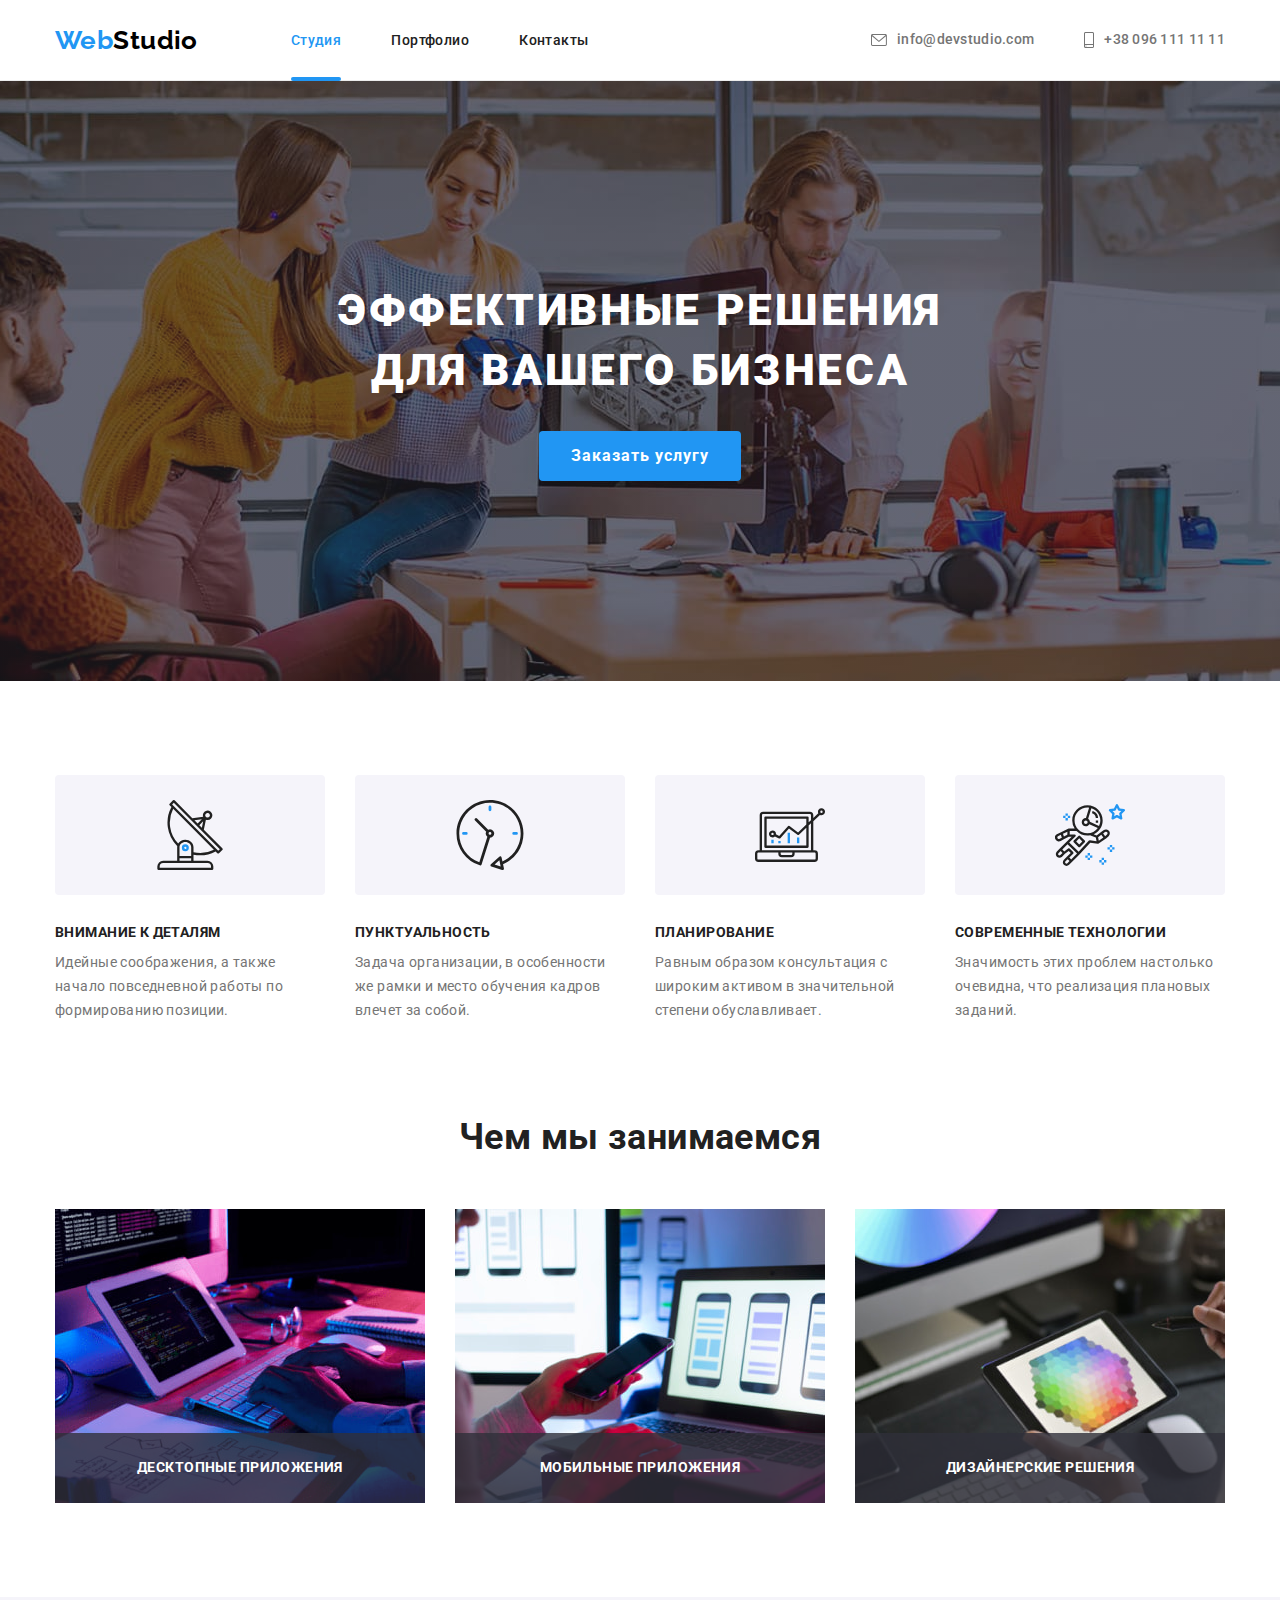
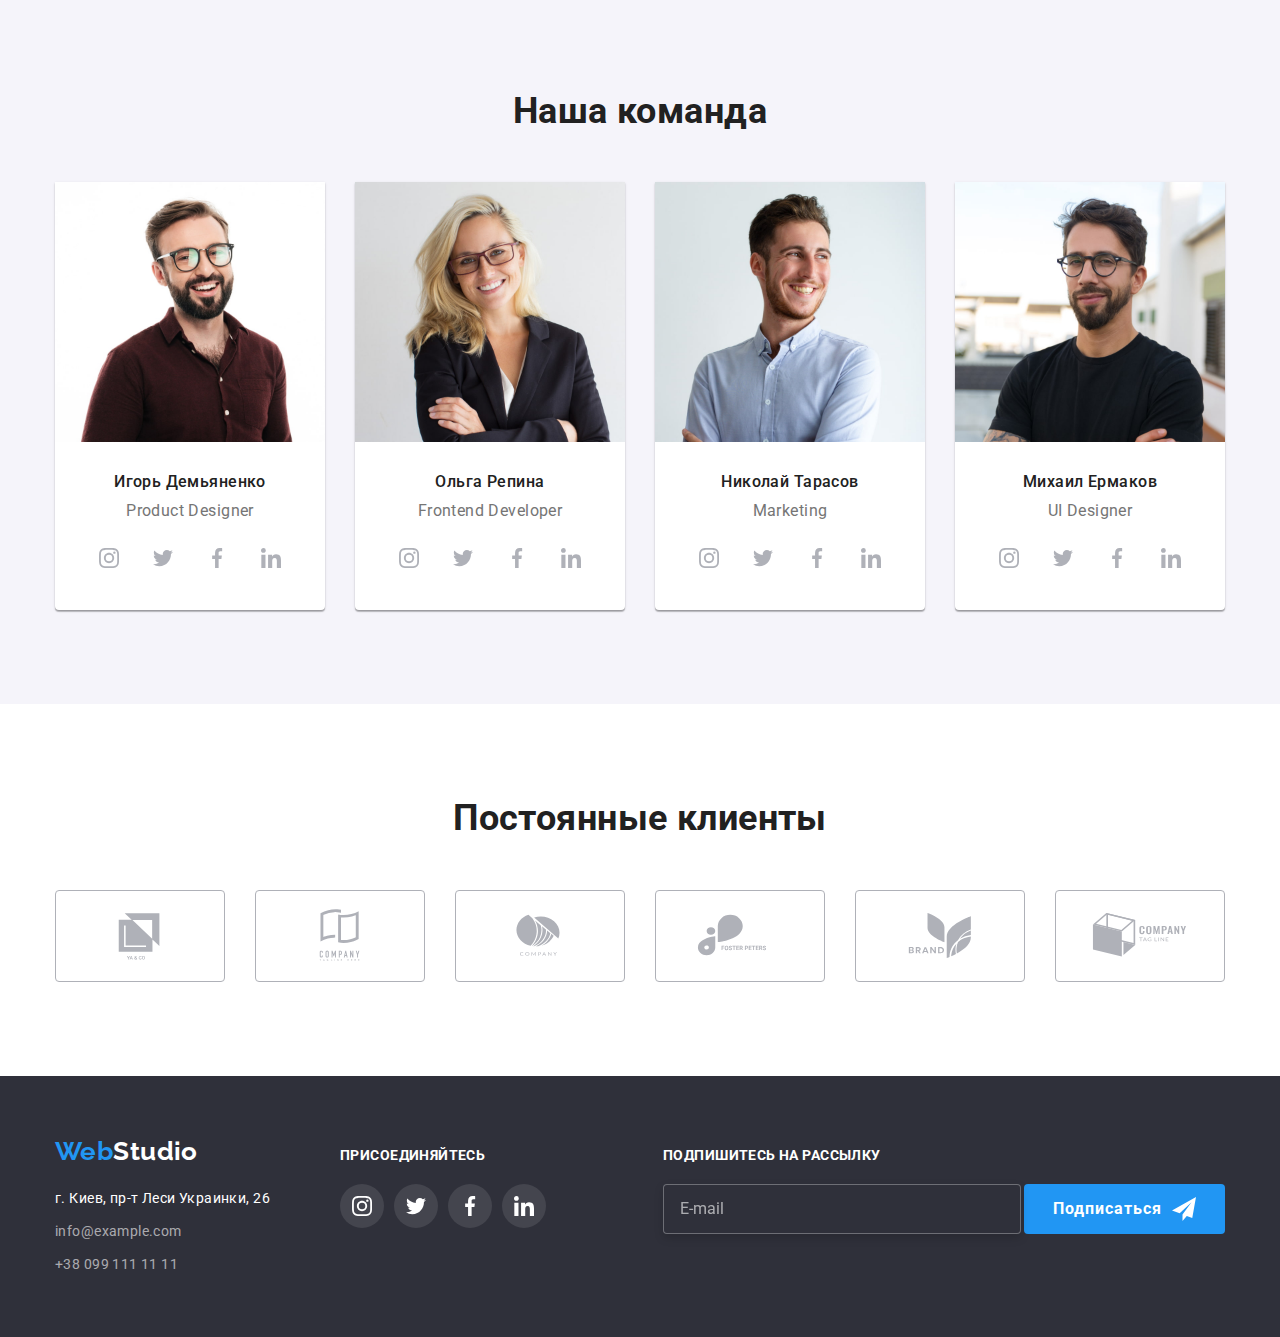
<file: index.html>
<!DOCTYPE html>
<html lang="ru">
  <head>
    <meta charset="UTF-8" />
    <meta http-equiv="X-UA-Compatible" content="IE=edge" />
    <meta name="viewport" content="width=device-width, initial-scale=1.0" />
    <link rel="preconnect" href="https://fonts.googleapis.com" />
    <link rel="preconnect" href="https://fonts.gstatic.com" crossorigin />
    <link
      href="https://fonts.googleapis.com/css2?family=Raleway:wght@700&family=Roboto:wght@400;500;700;900&display=swap"
      rel="stylesheet"/>
    <title>Студия</title>
    <link rel="stylesheet" href="./css/modern-normalize.css">
    <link rel="stylesheet" href="./css/styles.css" />
  </head>
  <body>
    <header class="header">
      <div class="container about-container">
        <nav class="menu-nav">
            <a href="./index.html" class="logo"> Web<span class="logo-text">Studio</span></a>
          <ul class="site-nav list">        
            <li class="site-nav-item"><a href="./index.html" class="site-link link current">Студия</a></li>
            <li class="site-nav-item"><a href="./portfolio.html" class="site-link link">Портфолио</a></li>
            <li class="site-nav-item"><a href="#" class="site-link link">Контакты</a></li>
          </ul>      
        </nav>
        <ul class="out-nav list">
          <li class="out-nav-item">
            <a href="mailto:info@devstudio.com" class="out-link link">
              <svg class="out-nav-icon" width="16" height="12">
               <use href="./img/icons.svg#icon-envelope" ></use>
              </svg>
              info@devstudio.com</a>
          </li>
          <li class="out-nav-item">
            <a href="tel:+380961111111" class="out-link link">
              <svg class="out-nav-icon" width="10" height="16">
               <use href="./img/icons.svg#icon-smartphone" ></use>
              </svg>
              +38 096 111 11 11</a></li>
        </ul>
      </div>
    </header>
    <main>
     
      <section class="hero">
        <div class="container">
        <h1 class="hero-title">Эффективные решения для вашего бизнеса</h1>
        <button title="button" class="hero-btn" data-modal-open>Заказать услугу</button>
        </div>
      </section>
      <section class="feature section">
        <div class="container">
          <h2 class="section-title visually-hidden">Особенности</h2>
          <ul class="feature-list list">
            <li class="feature-item">
              <div class="feature-icon">
                <svg width="70" height="70">
                  <use href="./img/icons.svg#icon-antenna" ></use>
                </svg>  
              </div>          
              <h3 class="feature-title">Внимание к деталям</h3>
              <p class="feature-descr">Идейные соображения, а также начало повседневной работы по формированию позиции.</p>
            </li>
            <li class="feature-item">
              <div class="feature-icon">
                <svg width="70" height="70">
                  <use href="./img/icons.svg#icon-clock"></use>
                </svg>  
              </div>  
              <h3 class="feature-title">Пунктуальность</h3>
              <p class="feature-descr">Задача организации, в особенности же рамки и место обучения кадров влечет за собой.</p>
            </li>
            <li class="feature-item">
              <div class="feature-icon">
                <svg width="70" height="70">
                  <use href="./img/icons.svg#icon-diagram"></use>
                </svg>  
              </div>  
              <h3 class="feature-title">Планирование</h3>
              <p class="feature-descr">Равным образом консультация с широким активом в значительной степени обуславливает.</p>
            </li>
            <li class="feature-item">
              <div class="feature-icon">
                <svg width="70" height="70">
                  <use href="./img/icons.svg#icon-astronaut"></use>
                </svg>  
              </div>  
              <h3 class="feature-title">Современные технологии</h3>
              <p class="feature-descr">Значимость этих проблем настолько очевидна, что реализация плановых заданий.</p>
            </li>
          </ul>
        </div>
      </section>
      
      <section class="work section">
        <div class="container">
        <h2 class="section-title">Чем мы занимаемся</h2>
          <ul class="work-list list">
            <li class="work-item">
              <img src="./img/box/img-box1.jpg" alt="Разработка структуры сайта" width="370" height="294px"/>
              <p class="work-text">Десктопные приложения</p>
            </li>
            <li class="work-item">
              <img src="./img/box/img-box2.jpg" alt="адаптация" width="370" />
              <p class="work-text">Мобильные приложения</p>
            </li>
            <li class="work-item">
              <img src="./img/box/img-box3.jpg" alt="внешний интерфейс" width="370" />
              <p class="work-text">Дизайнерские решения</p>
            </li>
          </ul>
        </div>
      </section>
      <section class="team section">
        <div class="container">
          <h2 class="section-title">Наша команда</h2>
          <ul class="team-list list">
            <li class="team-item">
              <img src="./img/team/img-1.jpg" alt="Product Designer" width="270" />
              <div class="team-text">
                <h3 class="team-name">Игорь Демьяненко</h3>
                <p class="team-descr">Product Designer</p>
                <ul class="team-social list">
                  <li class="social-item">
                    <a href="#" class="social-link link">
                    <svg class="social-icon">
                      <use href="./img/icons.svg#icon-instagram"></use>
                    </svg>
                    </a>
                  </li>
                  <li class="social-item">
                    <a href="#" class="social-link link">
                    <svg class="social-icon">
                      <use href="./img/icons.svg#icon-twitter"></use>
                    </svg>
                    </a>
                  </li>
                  <li class="social-item">
                    <a href="#" class="social-link link">
                    <svg class="social-icon">
                      <use href="./img/icons.svg#icon-facebook"></use>
                    </svg>
                    </a>
                  </li>
                  <li class="social-item">
                    <a href="#" class="social-link link">
                    <svg class="social-icon">
                      <use href="./img/icons.svg#icon-linkedin"></use>
                    </svg>
                    </a>
                  </li>
                </ul>
              </div>
            </li>
            <li class="team-item">
              <img src="./img/team/img-2.jpg" alt="Frontend Developer" width="270" />
              <div class="team-text">
                <h3 class="team-name">Ольга Репина</h3>
                <p class="team-descr">Frontend Developer</p>
                <ul class="team-social list">
                  <li class="social-item">
                    <a href="#" class="social-link link">
                    <svg class="social-icon">
                      <use href="./img/icons.svg#icon-instagram"></use>
                    </svg>
                    </a>
                  </li>
                  <li class="social-item">
                    <a href="#" class="social-link link">
                    <svg class="social-icon">
                      <use href="./img/icons.svg#icon-twitter"></use>
                    </svg>
                    </a>
                  </li>
                  <li class="social-item">
                    <a href="#" class="social-link link">
                    <svg class="social-icon">
                      <use href="./img/icons.svg#icon-facebook"></use>
                    </svg>
                    </a>
                  </li>
                  <li class="social-item">
                    <a href="#" class="social-link link">
                    <svg class="social-icon">
                      <use href="./img/icons.svg#icon-linkedin"></use>
                    </svg>
                    </a>
                  </li>
                </ul>
              </div>
            </li>
            <li class="team-item">
              <img src="./img/team/img-3.jpg" alt="Marketing" width="270" />
              <div class="team-text">
                <h3 class="team-name">Николай Тарасов</h3>
                <p class="team-descr">Marketing</p>
                <ul class="team-social list">
                <li class="social-item">
                  <a href="#" class="social-link link">
                  <svg class="social-icon">
                    <use href="./img/icons.svg#icon-instagram"></use>
                  </svg>
                  </a>
                </li>
                <li class="social-item">
                  <a href="#" class="social-link link">
                  <svg class="social-icon">
                    <use href="./img/icons.svg#icon-twitter"></use>
                  </svg>
                  </a>
                </li>
                <li class="social-item">
                  <a href="#" class="social-link link">
                  <svg class="social-icon">
                    <use href="./img/icons.svg#icon-facebook"></use>
                  </svg>
                  </a>
                </li>
                <li class="social-item">
                  <a href="#" class="social-link link">
                  <svg class="social-icon">
                    <use href="./img/icons.svg#icon-linkedin"></use>
                  </svg>
                  </a>
                </li>
              </ul>
              </div>
            </li>
            <li class="team-item">
              <img src="./img/team/img-4.jpg" alt="UI Designer" width="270" />
              <div class="team-text">
                <h3 class="team-name">Михаил Ермаков</h3>
                <p class="team-descr">UI Designer</p>
                <ul class="team-social list">
                  <li class="social-item">
                    <a href="#" class="social-link link">
                    <svg class="social-icon">
                      <use href="./img/icons.svg#icon-instagram"></use>
                    </svg>
                    </a>
                  </li>
                  <li class="social-item">
                    <a href="#" class="social-link link">
                    <svg class="social-icon">
                      <use href="./img/icons.svg#icon-twitter"></use>
                    </svg>
                    </a>
                  </li>
                  <li class="social-item">
                    <a href="#" class="social-link link">
                    <svg class="social-icon">
                      <use href="./img/icons.svg#icon-facebook"></use>
                    </svg>
                    </a>
                  </li>
                  <li class="social-item">
                    <a href="#" class="social-link link">
                    <svg class="social-icon">
                      <use href="./img/icons.svg#icon-linkedin"></use>
                    </svg>
                    </a>
                  </li>
                </ul>
              </div>
            </li>
          </ul>
        </div>
      </section>
    <section class="client section">
      <div class="container">
        <h2 class="section-title">Постоянные клиенты</h2>
        <ul class="client-list list">
          <li class="client-item">
            <a href="#" class="client-link">
              <svg class="client-icon">
                <use href="./img/icons.svg#icon-client-1"></use>
              </svg>
            </a>
          </li>
          <li class="client-item">
            <a href="#" class="client-link">
              <svg class="client-icon">
                <use href="./img/icons.svg#icon-client-2"></use>
              </svg>
            </a>
          </li>
          <li class="client-item">
            <a href="#" class="client-link">
              <svg class="client-icon">
                <use href="./img/icons.svg#icon-client-3"></use>
              </svg>
            </a>
          </li>
          <li class="client-item">
            <a href="#" class="client-link">
              <svg class="client-icon">
                <use href="./img/icons.svg#icon-client-4"></use>
              </svg>
            </a>
          </li>
          <li class="client-item">
            <a href="#" class="client-link">
              <svg class="client-icon">
                <use href="./img/icons.svg#icon-client-5"></use>
              </svg>
            </a>
          </li>
          <li class="client-item">
            <a href="#" class="client-link">
              <svg class="client-icon">
                <use href="./img/icons.svg#icon-client-6"></use>
              </svg>
            </a>
          </li>
        </ul>
      </div>
    </section>
    </main>
    <footer class="footer">
      <div class="container ">
        <div>
          <a href="./index.html" class="logo"> Web<span class="footer-text">Studio</span></a>
          <address>
            <ul class="addres list">
              <li class="addres-item"><a href="https://goo.gl/maps/YC8JhcxrnrDwgEbE9" target="_blank" rel="noopener nofollow noreferrer" class="addres-link">г. Киев, пр-т Леси Украинки, 26</a></li>
              <li class="addres-item"><a href="mailto:info@example.com" class="link">info@example.com</a></li>
              <li class="addres-item"><a href="tel:+380991111111" class="link">+38 099 111 11 11</a></li>
            </ul>
          </address>
        </div>
        <div class="footer-social">
          <p class="footer-title">Присоединяйтесь</p>
          <ul class="social-list list">
            <li class="social-item">
              <a href="#" class="social-link link">
                <svg class="social-icon">
                  <use href="./img/icons.svg#icon-instagram"></use>
                </svg>
              </a>
            </li>
            <li class="social-item">
              <a href="#" class="social-link link">
                <svg class="social-icon">
                  <use href="./img/icons.svg#icon-twitter"></use>
                </svg>
              </a>
            </li>
            <li class="social-item">
              <a href="#" class="social-link link">
                <svg class="social-icon">
                  <use href="./img/icons.svg#icon-facebook"></use>
                </svg>
              </a>
            </li>
            <li class="social-item">
              <a href="#" class="social-link link">
                <svg class="social-icon">
                  <use href="./img/icons.svg#icon-linkedin"></use>
                </svg>
              </a>
            </li>
          </ul>
        </div>
        <div class="footer-subscription">
          <p class="footer-title">Подпишитесь на рассылку</p>
          <form class="footer-form">
            <input class="footer-input" type="email" name="mail" placeholder="E-mail" required>
            <button type="submit" class="footer-btn">
              Подписаться
              <svg class="send-icon">
                <use href="./img/icons.svg#icon-send"></use>
              </svg>
            </button>
          </form>
        </div>
      </div>
    </footer>
  <div class="backdrop is-hidden" data-modal>
    <div class="modal">
      <button type="button" class="modal-close" data-modal-close>
        <svg class="close-icon" width="18" height="18">
          <use href="./img/icons.svg#icon-close"></use>
        </svg>
      </button>
       <form class="request-form"> 
        <p class="request-title">Оставьте свои данные, мы вам перезвоним</p>
        
        <label class="request-field">
          <span class="request-descr">Имя</span> 
          <input class="request-input" type="text" name="name" required>
          <svg class="request-icon" width="18" height="18">
            <use href="./img/icons.svg#icon-person"></use>
          </svg>
        </label>
        
        <label class="request-field">
          <span class="request-descr">Телефон</span> 
          <input class="request-input" type="tel" name="tel" required>
          <svg class="request-icon" width="18" height="18">
            <use href="./img/icons.svg#icon-phone"></use>
          </svg>
        </label>

        <label class="request-field">
          <span class="request-descr">Почта</span> 
          <input class="request-input" type="email" name="mail" required>
          <svg class="request-icon" width="18" height="18">
            <use href="./img/icons.svg#icon-email"></use>
          </svg>
        </label>

        <label class="request-field">
          <span class="request-descr">Комментарии</span> 
          <textarea class="request-comment" name="comment" rows="10" placeholder="Введите текст"></textarea>
        </label>

        <label class="request-check">
          <input class="checkbox visually-hidden" type="checkbox" name="check" value="check"  required>
          <span class="custom-check">
            <svg class="check-icon" width="16" height="15">
              <use href="./img/icons.svg#icon-check"></use>
            </svg>
          </span>
          <span class="check-text">
            Соглашаюсь с рассылкой и принимаю 
            <a href="#" class="request-link">Условия договора</a> 
          </span>
        </label>

        <button type="submit" class="request-btn">Отправить</button>
      </form>
    </div>
    </div>
  <script src="./js/modal.js"></script>
  </body>
</html>
</file>
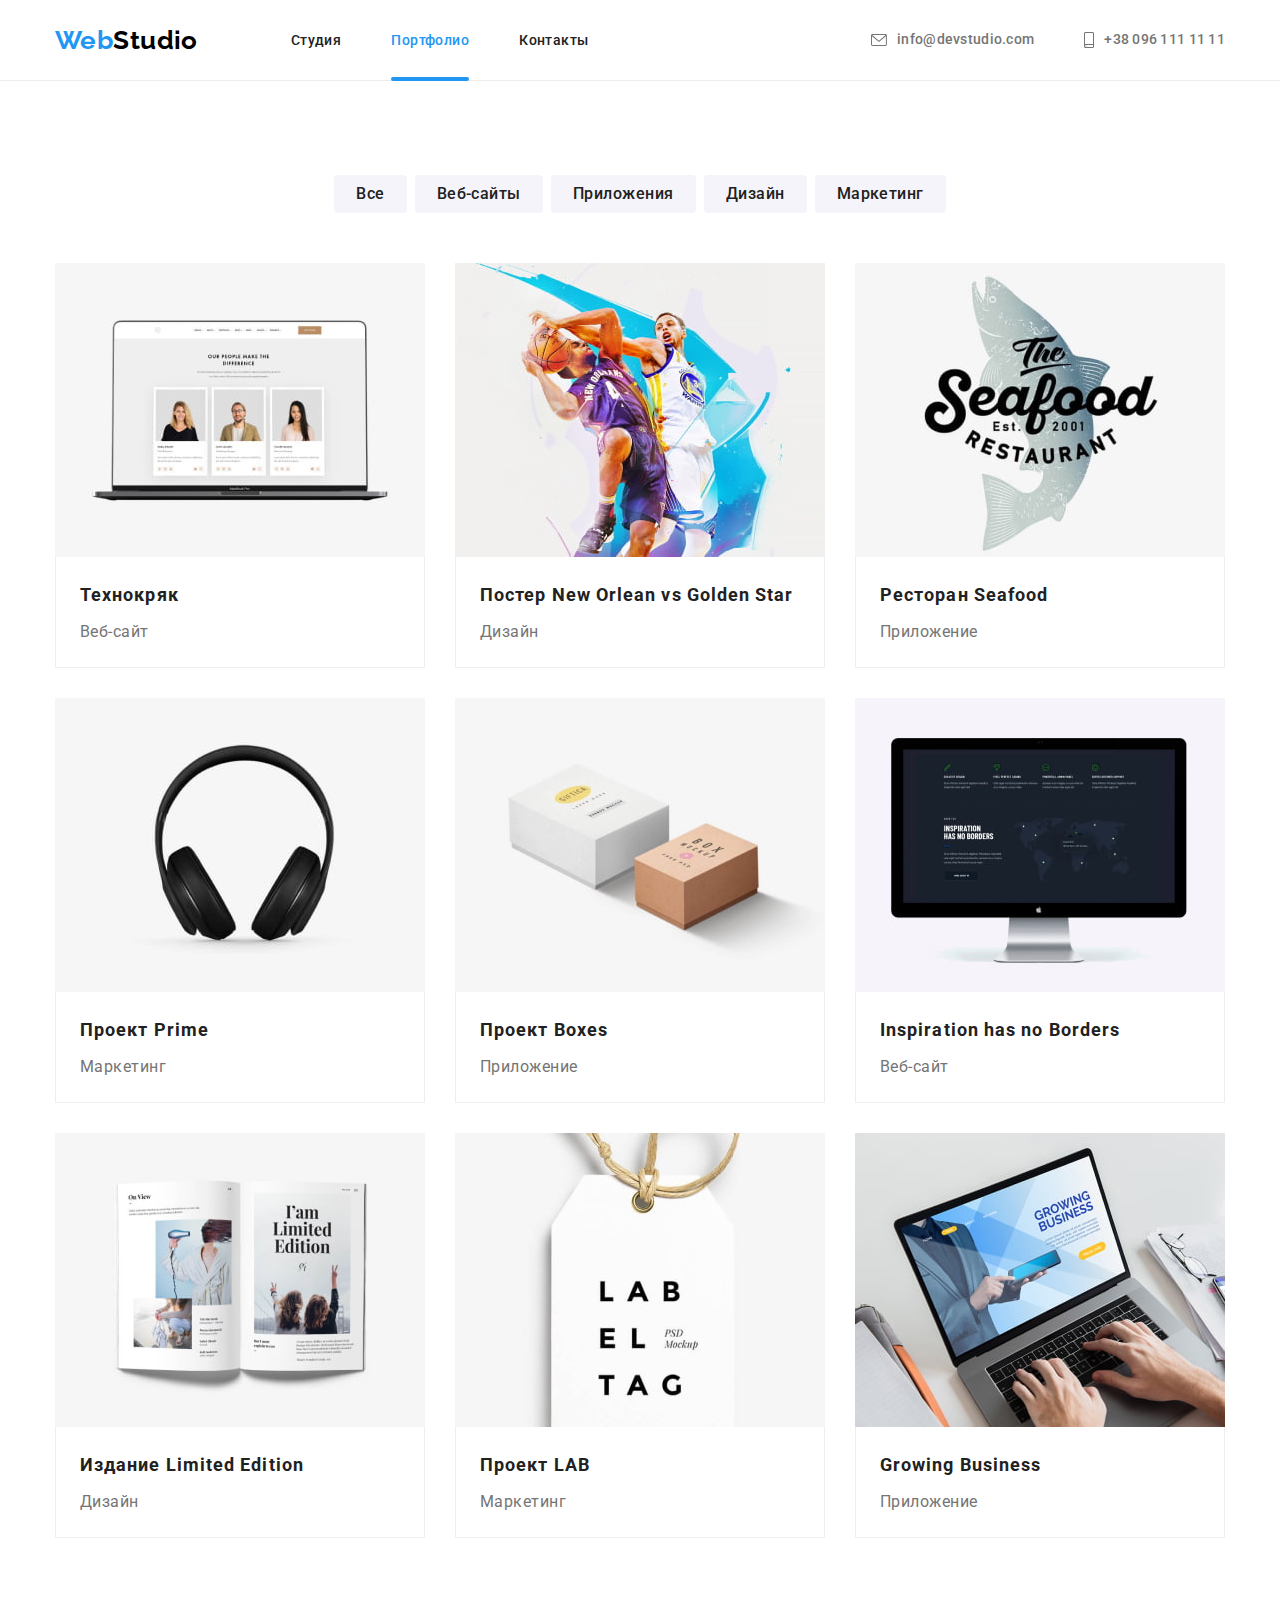
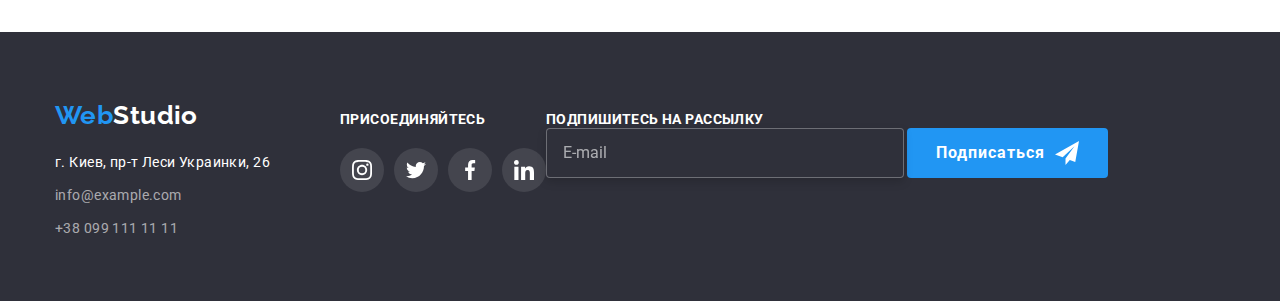
<file: portfolio.html>
<!DOCTYPE html>
<html lang="ru">
  <head>
    <meta charset="UTF-8" />
    <meta http-equiv="X-UA-Compatible" content="IE=edge" />
    <meta name="viewport" content="width=device-width, initial-scale=1.0" />
    <link rel="preconnect" href="https://fonts.googleapis.com" />
    <link rel="preconnect" href="https://fonts.gstatic.com" crossorigin />
    <link
      href="https://fonts.googleapis.com/css2?family=Raleway:wght@700&family=Roboto:wght@400;500;700;900&display=swap"
      rel="stylesheet"/>
    <title>Портфолио</title>
    <link rel="stylesheet" href="./css/modern-normalize.css">
    <link rel="stylesheet" href="./css/styles.css" />
  </head>
  <body>
     <header class="header">
      <div class="container about-container">
        <nav class="menu-nav">
            <a href="./index.html" class="logo"> Web<span class="logo-text">Studio</span></a>
          <ul class="site-nav list">        
            <li class="site-nav-item"><a href="./index.html" class="site-link link">Студия</a></li>
            <li class="site-nav-item"><a href="./portfolio.html" class="site-link link current">Портфолио</a></li>
            <li class="site-nav-item"><a href="#" class="site-link link">Контакты</a></li>
          </ul>      
        </nav>
        <ul class="out-nav list">
          <li class="out-nav-item">
            <a href="mailto:info@devstudio.com" class="out-link link">
              <svg class="out-nav-icon" width="16" height="12">
               <use href="./img/icons.svg#icon-envelope" ></use>
              </svg>
              info@devstudio.com</a>
          </li>
          <li class="out-nav-item">
            <a href="tel:+380961111111" class="out-link link">
              <svg class="out-nav-icon" width="10" height="16">
               <use href="./img/icons.svg#icon-smartphone" ></use>
              </svg>
              +38 096 111 11 11</a></li>
        </ul>
      </div>
    </header>

    <main>
      <section class="section">
        <div class="container">
          <h1 class="section-title visually-hidden">Портфолио</h1>
          <ul class="filter-list list">
            <li class="filter-item"><button type="button" class="filter-btn">Все</button></li>
            <li class="filter-item"><button type="button" class="filter-btn">Веб-сайты</button></li>
            <li class="filter-item"><button type="button" class="filter-btn">Приложения</button></li>
            <li class="filter-item"><button type="button" class="filter-btn">Дизайн</button></li>
            <li class="filter-item"><button type="button" class="filter-btn">Маркетинг</button></li>
          </ul>
          <ul class="portfolio-list list">
              <li class="portfolio-item">
                <a href="#" class="portfolio-link link">
                  <div class="portfolio-thumb">
                    <img src="./img/portfolio/img-1.jpg" alt="Ноутбук с открытым сайтом" width="370" height="294">
                    <p class="card-active">Ресурс предлагает комплексные предложения с разным уровнем 
                      функционала и сервисов. Все это позволит посетителю получить исчерпывающие 
                      сведения о компании или частном лице.
                    </p>
                  </div>
                  <div class="portfolio-text">
                    <h2 class="portfolio-title" >Технокряк</h2>
                    <p class="portfolio-descr">Веб-сайт</p>
                  </div>
                </a>
              </li>
              <li class="portfolio-item">
                <a href="#" class="portfolio-link link">
                  <div class="portfolio-thumb">
                      <img src="./img/portfolio/img-2.jpg" alt="Два баскетболиста" width="370" height="294">
                      <p class="card-active">Ресурс предлагает комплексные предложения с разным уровнем 
                        функционала и сервисов. Все это позволит посетителю получить исчерпывающие 
                        сведения о компании или частном лице.
                     </p>
                  </div>
                  <div class="portfolio-text">
                    <h2 class="portfolio-title" >Постер New Orlean vs Golden Star</h2>
                    <p class="portfolio-descr">Дизайн</p>
                  </div>
                </a>
              </li>
              <li class="portfolio-item">
                <a href="#" class="portfolio-link link">
                  <div class="portfolio-thumb">
                      <img src="./img/portfolio/img-3.jpg" alt="Логотип ресторана Seafood" width="370" height="294">
                      <p class="card-active">Ресурс предлагает комплексные предложения с разным уровнем 
                        функционала и сервисов. Все это позволит посетителю получить исчерпывающие 
                        сведения о компании или частном лице.
                     </p>
                  </div>
                  <div class="portfolio-text">
                    <h2 class="portfolio-title" >Ресторан Seafood</h2>
                    <p class="portfolio-descr">Приложение</p>
                  </div>
                </a>
              </li>
              <li class="portfolio-item">
                <a href="#" class="portfolio-link link">
                  <div class="portfolio-thumb">
                      <img src="./img/portfolio/img-4.jpg" alt="Наушники" width="370" height="294">
                      <p class="card-active">Ресурс предлагает комплексные предложения с разным уровнем 
                        функционала и сервисов. Все это позволит посетителю получить исчерпывающие 
                        сведения о компании или частном лице.
                     </p>
                  </div>
                  <div class="portfolio-text">
                    <h2 class="portfolio-title" >Проект Prime</h2>
                    <p class="portfolio-descr">Маркетинг</p>
                  </div>
                </a>
              </li>
              <li class="portfolio-item">
                <a href="#" class="portfolio-link link">
                  <div class="portfolio-thumb">
                      <img src="./img/portfolio/img-5.jpg" alt="Коробки с товаром" width="370" height="294">
                      <p class="card-active">Ресурс предлагает комплексные предложения с разным уровнем 
                        функционала и сервисов. Все это позволит посетителю получить исчерпывающие 
                        сведения о компании или частном лице.
                     </p>
                  </div>
                  <div class="portfolio-text">
                    <h2 class="portfolio-title" >Проект Boxes</h2>
                    <p class="portfolio-descr">Приложение</p>
                  </div>
                </a>
              </li>
              <li class="portfolio-item">
                <a href="#" class="portfolio-link link">
                  <div class="portfolio-thumb">
                     <img src="./img/portfolio/img-6.jpg" alt="Монитор компьютера с открытым веб-сайтом" width="370" height="294">
                      <p class="card-active">Ресурс предлагает комплексные предложения с разным уровнем 
                        функционала и сервисов. Все это позволит посетителю получить исчерпывающие 
                        сведения о компании или частном лице.
                     </p>
                  </div>
                  <div class="portfolio-text">
                    <h2 lang="en" class="portfolio-title" >Inspiration has no Borders</h2>
                    <p class="portfolio-descr">Веб-сайт</p>
                  </div>
                </a>
              </li>
              <li class="portfolio-item">
                <a href="#" class="portfolio-link link">
                  <div class="portfolio-thumb">
                      <img src="./img/portfolio/img-7.jpg" alt="Открытая книга" width="370" height="294">
                      <p class="card-active">Ресурс предлагает комплексные предложения с разным уровнем 
                        функционала и сервисов. Все это позволит посетителю получить исчерпывающие 
                        сведения о компании или частном лице.
                     </p>
                  </div>
                  <div class="portfolio-text">
                    <h2 class="portfolio-title" >Издание Limited Edition</h2>
                    <p class="portfolio-descr">Дизайн</p>
                  </div>
                </a>
              </li>
              <li class="portfolio-item">
                <a href="#" class="portfolio-link link">
                  <div class="portfolio-thumb">
                      <img src="./img/portfolio/img-8.jpg" alt="Бирка с логотипом фирмы производителя" width="370" height="294">
                      <p class="card-active">Ресурс предлагает комплексные предложения с разным уровнем 
                        функционала и сервисов. Все это позволит посетителю получить исчерпывающие 
                        сведения о компании или частном лице.
                     </p>
                  </div>
                  <div class="portfolio-text">
                    <h2 class="portfolio-title" >Проект LAB</h2>
                    <p class="portfolio-descr">Маркетинг</p>
                  </div>
                </a>
              </li>
              <li class="portfolio-item">
                <a href="#" class="portfolio-link link">
                  <div class="portfolio-thumb">
                      <img src="./img/portfolio/img-9.jpg" alt="Выполнения действий в приложении на ноутбуке" width="370" height="294">
                      <p class="card-active">Ресурс предлагает комплексные предложения с разным уровнем 
                        функционала и сервисов. Все это позволит посетителю получить исчерпывающие 
                        сведения о компании или частном лице.
                     </p>
                  </div>
                  <div class="portfolio-text">
                    <h2 class="portfolio-title" lang="en">Growing Business</h2>
                    <p class="portfolio-descr">Приложение</p>
                  </div>
                </a>
              </li>
          </ul>
        </div>
      </section>
    </main>
    <footer class="footer">
      <div class="container">
        <div>
          <a href="./index.html" class="logo"> Web<span class="footer-text">Studio</span></a>
          <address>
            <ul class="addres list">
              <li class="addres-item"><a href="https://goo.gl/maps/YC8JhcxrnrDwgEbE9" target="_blank" rel="noopener nofollow noreferrer" class="addres-link">г. Киев, пр-т Леси Украинки, 26</a></li>
              <li class="addres-item"><a href="mailto:info@example.com" class="link">info@example.com</a></li>
              <li class="addres-item"><a href="tel:+380991111111" class="link">+38 099 111 11 11</a></li>
            </ul>
          </address>
        </div>
        <div class="footer-social">
          <p class="footer-title">Присоединяйтесь</p>
          <ul class="social-list list">
            <li class="social-item">
              <a href="#" class="social-link link">
                <svg class="social-icon">
                  <use href="./img/icons.svg#icon-instagram"></use>
                </svg>
              </a>
            </li>
            <li class="social-item">
              <a href="#" class="social-link link">
                <svg class="social-icon">
                  <use href="./img/icons.svg#icon-twitter"></use>
                </svg>
              </a>
            </li>
            <li class="social-item">
              <a href="#" class="social-link link">
                <svg class="social-icon">
                  <use href="./img/icons.svg#icon-facebook"></use>
                </svg>
              </a>
            </li>
            <li class="social-item">
              <a href="#" class="social-link link">
                <svg class="social-icon">
                  <use href="./img/icons.svg#icon-linkedin"></use>
                </svg>
              </a>
            </li>
          </ul>
        </div>
        <form class="footer-form">
          <p class="footer-title">Подпишитесь на рассылку</p>
          <input class="footer-input" type="email" name="mail" placeholder="E-mail" required>
          <button type="submit" class="footer-btn">
              Подписаться
               <svg class="send-icon">
                <use href="./img/icons.svg#icon-send"></use>
              </svg>
          </button>
        </form>
      </div>
    </footer>
  </body>
</html>
</file>
<file: css/styles.css>
:root {
  --primary-text-color: #757575;
  --title-text-color: #212121;
  --accent-color: #2196f3;
  --white-color: #ffffff;
  --alternative-white-color: #f5f4fa;
  --grey-fon-color: #c4c4c4;
  --border-color: #eeeeee;
  --line-color: #ececec;
  --icon-color: #afb1b8;
  --footer-color: #2f303a;
  --footer-icon: rgba(255, 255, 255, 0.1);
  --bgnd-text-color: rgba(47, 48, 58, 0.8);
  --modal-overlay-color: rgba(0, 0, 0, 0.2);
  --input-dorder-color: rgba(33, 33, 33, 0.2);

}

body {
  font-family: 'Roboto', 'Arial', 'sans-serif';
  background-color: var(--white-color);
  color: var(--primary-text-color);
  font-size: 14px;
  letter-spacing: 0.03em;
}

h1,
h2,
h3,
h4,
h5,
h6,
p {
  margin: 0;
}

img {
  display: block;
  max-width: 100%;
  height: auto;
}

.list {
  list-style: none;
  padding-left: 0;
  margin: 0;
}

.link {
  text-decoration: none;
  
}

.section {
  padding-top: 94px;
  padding-bottom: 94px;
}

.container {
  width: 1200px;
  margin: 0 auto;
  padding: 0 15px;
}
/* header */

.header {
  border-bottom: 1px solid var(--line-color);
}
.about-container {
  display: flex;
  align-items: center;
}

.menu-nav {
  display: flex;
  align-items: center;
}

.logo {
  font-family: 'Raleway';
  font-weight: 700;
  font-size: 26px;
  line-height: 1.19em;
  color: var(--accent-color);
  text-decoration: none;
}
.logo-text {
  color: #000000;
}

/* ste-nav */

.site-nav {
  display: flex;
  margin-left: 93px;
}

.site-link {
  font-weight: 500;
  color: var(--title-text-color);

  transition: color 250ms cubic-bezier(0.4, 0, 0.2, 1);  
}
.site-link:hover,
.site-link:focus {
  color: var(--accent-color);
}

.site-nav-item {
  position: relative;
}
.current {
  color: var(--accent-color);
}
.current::after {
  position: absolute;
  top: calc(100% + 29px);
  left: 0;
  content: '';
  width: 100%;
  height: 4px;
  background-color: var(--accent-color);
  border-radius: 2px;
}
.site-nav-item + .site-nav-item,
.out-nav-item + .out-nav-item {
  margin-left: 50px;
}

/* out-nav */

.out-nav {
  display: flex;
  margin-left: auto;
  padding: 32px 0;
}

.out-link {
  font-weight: 500;
  color: var(--primary-text-color);
  font-family: inherit;
  line-height: 1.14em;
  letter-spacing: 0.02em;
  display: flex;
  align-items: center;

  transition: color 250ms cubic-bezier(0.4, 0, 0.2, 1);
}

.out-nav-icon {
  fill: currentColor;
  margin-right: 10px;
}

.out-link:hover,
.out-link:focus {
  color: var(--accent-color);
}

/* main */

/* Studio */
.hero {
  max-width: 1600px;
  height: 600px;
  margin-left: auto;
  margin-right: auto;
  background-color: var(--grey-fon-color);
  background-image: linear-gradient(to right, rgba(47, 48, 58, 0.4), rgba(47, 48, 58, 0.4)),
    url(../img/hero.jpg);
  background-repeat: no-repeat;
  background-size: cover;
  background-position: center;
  padding: 200px 0;
}

.hero-title {
  font-weight: 900;
  font-size: 44px;
  line-height: 1.36em;
  text-align: center;
  letter-spacing: 0.06em;
  color: var(--white-color);
  text-transform: uppercase;
  width: 700px;
  margin: 0 auto;
}

.hero-btn {
  font-family: inherit;
  display: block;
  margin: 0 auto;
  background-color: var(--accent-color);
  border-radius: 4px;
  padding: 10px 32px;
  font-weight: 700;
  font-size: 16px;
  line-height: 1.88em;
  letter-spacing: 0.06em;
  color: var(--white-color);
  cursor: pointer;
  border-style: none;
  margin-top: 30px;

  transition: background-color 250ms cubic-bezier(0.4, 0, 0.2, 1);
}

.hero-btn:hover,
.hero-btn:focus {
  background-color: #188ce8;
}

.section-title {
  font-weight: 700;
  font-size: 36px;
  line-height: 1.16em;
  color: var(--title-text-color);
  text-align: center;
  margin-bottom: 50px;
}

/* feature */

.feature-list {
  display: flex;
}

.feature-icon {
  display: flex;
  justify-content: center;
  align-items: center;
  width: 270px;
  height: 120px;
  background-color: var(--alternative-white-color);
  border-radius: 4px;
}

.feature-item {
  width: 270px;
}

.feature-item + .feature-item {
  margin-left: 30px;
}

.feature-title {
  font-weight: 700;
  font-size: 14px;
  line-height: 1.14em;
  text-transform: uppercase;
  color: var(--title-text-color);
  margin-top: 30px;
}

.feature-descr {
  line-height: 1.71em;
  margin-top: 10px;
}

/* work */

.work {
  padding-top: 0;
}

.work-list,
.team-list {
  display: flex;
}

.work-item + .work-item,
.team-item + .team-item {
  margin-left: 30px;
}

.work-item {
  position: relative;
}

.work-text {
  display: flex;
  justify-content: center;
  align-items: center;
  position: absolute;
  width: 100%;
  height: 70px;
  left: 0;
  bottom: 0;
  font-weight: 700;
  line-height: 1.14em;
  text-transform: uppercase;
  color: var(--white-color);
  background-color: var(--bgnd-text-color);
}
/* team */

.team {
  background-color: var(--alternative-white-color);
}
.team-item {
  box-shadow: 0px 1px 3px rgba(0, 0, 0, 0.12), 0px 1px 1px rgba(0, 0, 0, 0.14),
    0px 2px 1px rgba(0, 0, 0, 0.2);
  border-radius: 0px 0px 4px 4px;
  width: 270px;
  background-color: var(--white-color);
}

.team-text {
  text-align: center;
  padding-top: 30px;
  padding-bottom: 30px;
}

.team-name {
  font-weight: 500;
  font-size: 16px;
  line-height: 1.19em;
  color: var(--title-text-color);
}

.team-descr {
  font-size: 16px;
  line-height: 1.19em;
  margin-top: 10px;
}

.team-social {
  display: flex;
  justify-content: center;
  margin-top: 16px;
}

.social-item + .social-item {
  margin-left: 10px;
}
.social-link {
  display: flex;
  align-items: center;
  justify-content: center;
  width: 44px;
  height: 44px;
  border-radius: 50%;
  color: var(--icon-color);

  transition-property: background-color, color;
  transition-duration: 250ms;
  transition-timing-function: cubic-bezier(0.4, 0, 0.2, 1);
}
.social-icon {
  width: 20px;
  height: 20px;
  fill: currentColor;
}
.social-link:hover,
.social-link:focus {
  background-color: var(--accent-color);
  color: var(--white-color);
}

/* Постоянные клиенты */

.client-list {
  display: flex;
}

.client-item + .client-item {
  margin-left: 30px;
}

.client-link {
  display: flex;
  justify-content: center;
  align-items: center;
  width: 170px;
  height: 92px;
  border: 1px solid var(--icon-color);
  border-radius: 4px;
  color: var(--icon-color);

  transition-property: background-color, color;
  transition-duration: 250ms;
  transition-timing-function: cubic-bezier(0.4, 0, 0.2, 1);

}

.client-link:hover,
.client-link:focus {
  color: var(--accent-color);
  border-color: var(--accent-color);
}

.client-icon {
  width: 106px;
  height: 60px;
  fill: currentColor;
}
/* footer */
.footer .container {
  display: flex;
  align-items: baseline;
}
.footer {
  background: var(--footer-color);
  padding: 60px 0;
}

.footer-text {
  color: var(--white-color);
}

.addres {
  font-style: normal;
  margin-top: 20px;
}

.addres-link {
  line-height: 1.71em;
  color: var(--white-color);
  color: var(--white-color);
  text-decoration: none;

  transition: color 250ms cubic-bezier(0.4, 0, 0.2, 1);
}
.addres-link:hover,
.addres-link:focus {
  color: var(--accent-color);
}

.addres .link {
  color: rgba(255, 255, 255, 0.6);
  line-height: 1.71em;

  transition: color 250ms cubic-bezier(0.4, 0, 0.2, 1);
}
.addres .link:hover,
.addres .link:focus {
  color: var(--accent-color);
}

.addres-item + .addres-item {
  margin-top: 9px;
}

.footer-social {
  margin-left: 70px;
}

.footer-title {
  font-weight: 700;
  line-height: 1.14em;
  text-transform: uppercase;
  color: var(--white-color);
}

.social-list {
  display: flex;
  justify-content: center;
  margin-top: 20px;
}
.social-list > .social-item {
  color: var(--white-color);
  border-radius: 50%;
  background-color: var(--footer-icon);
}

.social-list .social-link {
  color: var(--white-color);
}

/* footer form */

.footer-subscription {
  margin-left: auto;
}
.footer-form {
  margin-top: 20px;
}
.footer-input {
  width: 358px;
  height: 50px;
  padding-left: 16px;
  background-color: var(--footer-color);
  border: 1px solid rgba(255, 255, 255, 0.3);
  filter: drop-shadow(0px 4px 4px rgba(0, 0, 0, 0.15));
  border-radius: 4px;
  color: var(--white-color);
}

.footer-input::placeholder {
  font-size: 16px;
  line-height: 1.25em;
  color: rgba(255, 255, 255, 0.6);
}

.footer-btn {
  font-family: inherit;
  display: inline-flex;
  align-items: center;
  background-color: var(--accent-color);
  border-radius: 4px;
  padding: 10px 29px;
  font-weight: 700;
  font-size: 16px;
  line-height: 1.88em;
  letter-spacing: 0.06em;
  color: var(--white-color);
  cursor: pointer;
  border-style: none;

}


.send-icon {
  display: block;
  width: 24px;
  height: 24px;
  fill: currentColor;
  margin-left: 10px;
}
/* portfolio */

/* portfolio filter */

.filter-list {
  display: flex;
  justify-content: center;
  margin-bottom: 50px;
}
.filter-item {
  margin-left: 8px;
}
.filter-item:first-child {
  margin-left: 0;
}

.filter-btn {
  font-family: inherit;
  background-color: var(--alternative-white-color);
  font-weight: 500;
  font-size: 16px;
  line-height: 1.625em;
  letter-spacing: 0.03em;
  color: var(--title-text-color);
  padding: 6px 22px;
  border-style: none;
  border-radius: 4px;
  cursor: pointer;

  transition-property: background-color, color, box-shadow;
  transition-duration: 250ms;
  transition-timing-function: cubic-bezier(0.4, 0, 0.2, 1);

}
.filter-btn:hover,
.filter-btn:focus {
  background-color: var(--accent-color);
  color: var(--white-color);
  box-shadow: 0px 3px 1px rgba(0, 0, 0, 0.1), 0px 1px 2px rgba(0, 0, 0, 0.08),
    0px 2px 2px rgba(0, 0, 0, 0.12);
}

/* portfolio card */

.portfolio-list {
  display: flex;
  flex-wrap: wrap;
}

.portfolio-link {
  display: block;
}
.portfolio-item {
  width: 370px;
  margin-right: 30px;
  margin-bottom: 30px;
}
.portfolio-item:nth-child(3n) {
  margin-right: 0;
}
.portfolio-item:nth-last-child(-n + 3) {
  margin-bottom: 0;
}
.portfolio-text {
  padding: 20px 24px;
  border: 1px solid var(--border-color);
  border-top: none;
}
.portfolio-title {
  font-weight: 700;
  font-size: 18px;
  line-height: 2em;
  letter-spacing: 0.06em;
  color: var(--title-text-color);
  margin-bottom: 4px;
}
.portfolio-descr {
  line-height: 1.88em;
  font-family: inherit;
  font-weight: 400;
  font-size: 16px;
  letter-spacing: 0.03em;
  color: var(--primary-text-color);

  transition: box-shadow 250ms cubic-bezier(0.4, 0, 0.2, 1);
}
.portfolio-link:hover,
.portfolio-link:focus {
  box-shadow: 0px 1px 1px rgba(0, 0, 0, 0.12), 0px 4px 4px rgba(0, 0, 0, 0.06),
    1px 4px 6px rgba(0, 0, 0, 0.16);
}

.portfolio-thumb {
  position: relative;
  overflow: hidden;
}

.card-active {
  position: absolute;
  width: 100%;
  height: 100%;
  top: 0;
  left: 0;
  font-size: 18px;
  line-height: 1.56em;
  letter-spacing: 0.03em;
  padding: 63px 24px;

  color: var(--white-color);
  background-color: rgba(33, 150, 243, 0.9);
  transform: translateY(100%);
  transition: transform 250ms cubic-bezier(0.4, 0, 0.2, 1);
}

.portfolio-link:hover .card-active,
.portfolio-link:focus .card-active {
  transform: translateY(0);
}

/* модальное окно */

.backdrop {
  position: fixed;
  top: 0;
  left: 0;
  width: 100%;
  height: 100%;
  background-color: var(--modal-overlay-color);

  opacity: 1;
  visibility: visible;
  transition: opacity 250ms cubic-bezier(0.4, 0, 0.2, 1),
              visibility 250ms cubic-bezier(0.4, 0, 0.2, 1);
}

.backdrop.is-hidden {
  visibility: hidden;
  opacity: 0;
  pointer-events: none;
}
.modal-close {
  position: absolute;
  top: 8px;
  right: 8px;
  display: flex;
  align-items: center;
  justify-content: center;
  width: 30px;
  height: 30px;
  border: 1px solid rgba(0, 0, 0, 0.1);
  border-radius: 50%;
  background-color: var(--white-color);
  cursor: pointer;
  color: #000000;

  transition: color 250ms cubic-bezier(0.4, 0, 0.2, 1);
}
.close-icon {
  fill: currentColor;
}

.modal-close:hover,
.modal-close:focus {
  color: var(--accent-color);
}

.backdrop.is-hidden .modal {
  transform: translate(-50%, -50%) scale(0.8);
}

.modal {
  
  position: absolute;
  top: 50%;
  left: 50%;
  transform: translate(-50%, -50%) scale(1);
  width: 528px;
  height: 581px;
  background-color: var(--white-color);
  border-radius: 4px;
  box-shadow: 0px 1px 3px rgba(0, 0, 0, 0.12), 0px 1px 1px rgba(0, 0, 0, 0.14), 0px 2px 1px rgba(0, 0, 0, 0.2);
  padding: 40px;

  transition: transform 250ms cubic-bezier(0.4, 0, 0.2, 1);
}

/* request form */

.request-form{
  display: flex;
  flex-direction: column;
  align-items: center;
}
.request-title {
  font-weight: 700;
  font-size: 20px;
  line-height: 1.15em;
  color: var(--title-text-color);
}

.request-field{
  display: flex;
  flex-direction: column;
  position: relative;
}

.request-field:not(first-child) {
  margin-top: 10px;
}
.request-descr  {
  font-size: 12px;
  line-height: 1.17em;
  letter-spacing: 0.01em;

}
 .request-input {
  width: 448px;
  height: 40px;
  padding-left: 50px;
  border: 1px solid var(--input-dorder-color);
  border-radius: 4px;
  cursor: pointer;
  margin-top: 4px;

  transition: border-color 250ms cubic-bezier(0.4, 0, 0.2, 1);
}

.request-input:hover, 
.request-input:focus-within,
.request-comment:hover, 
.request-comment:focus-within {
  border-color: var(--accent-color);
  outline: none;
}

.request-input:hover+ .request-icon,
.request-input:focus-within+ .request-icon {
  fill: var(--accent-color);
}
.request-comment {
  width: 448px;
  height: 120px;
  padding: 12px 16px;
  border: 1px solid var(--input-dorder-color);
  border-radius: 4px;
  resize: none;
  margin-top: 4px;
  cursor: pointer;

    transition: border-color 250ms cubic-bezier(0.4, 0, 0.2, 1);

}
.request-comment::placeholder{
  letter-spacing: 0.01em;
  color: rgba(117, 117, 117, 0.5);
}
.request-icon{
  position: absolute;
  bottom: 11px;
  left: 12px;
  margin-top: 4px;
  fill: var(--title-text-color);
  cursor: pointer;
  transition: fill 250ms cubic-bezier(0.4, 0, 0.2, 1);
}

/* Checkbox */

.request-check {
  display: flex;
  align-items: center;
  font-size: 14px;
  line-height: 1.71em;
  margin-top: 20px;
}

.custom-check {
  display: inline-flex;
  align-items: center;
  justify-content: center;
  width: 16px;
  height: 15px;
  background-color: var(--white-color);
  border-radius: 2px;
  border: 2px solid var(--title-text-color);
  margin-right: 8px;

  transition: background-color 250ms cubic-bezier(0.4, 0, 0.2, 1),
              background-color 250ms cubic-bezier(0.4, 0, 0.2, 1);
}

.checkbox:checked+ .custom-check {
  background-color: var(--accent-color);
  border: 2px solid var(--accent-color);
}

.request-link {
  color: var(--accent-color);
}
.request-btn {

  font-family: inherit;
  font-weight: 700;
  font-size: 16px;
  line-height: 1.88em;
  letter-spacing: 0.06em;
  background-color: var(--accent-color);
  padding: 10px 55px;
  color: var(--white-color);
  box-shadow: 0px 4px 4px rgba(0, 0, 0, 0.15);
  border-radius: 4px;
  border: none;
  margin-top: 30px;
  cursor: pointer;

  transition: background-color 250ms cubic-bezier(0.4, 0, 0.2, 1);

}
.request-btn:hover,
.request-btn:focus {
 background-color: #188CE8;
}

/* Скрыть заголовки */
.visually-hidden {
  position: absolute;
  width: 1px;
  height: 1px;
  margin: -1px;
  border: 0;
  padding: 0;

  white-space: nowrap;
  clip-path: inset(100%);
  clip: rect(0 0 0 0);
  overflow: hidden;
}
</file>
